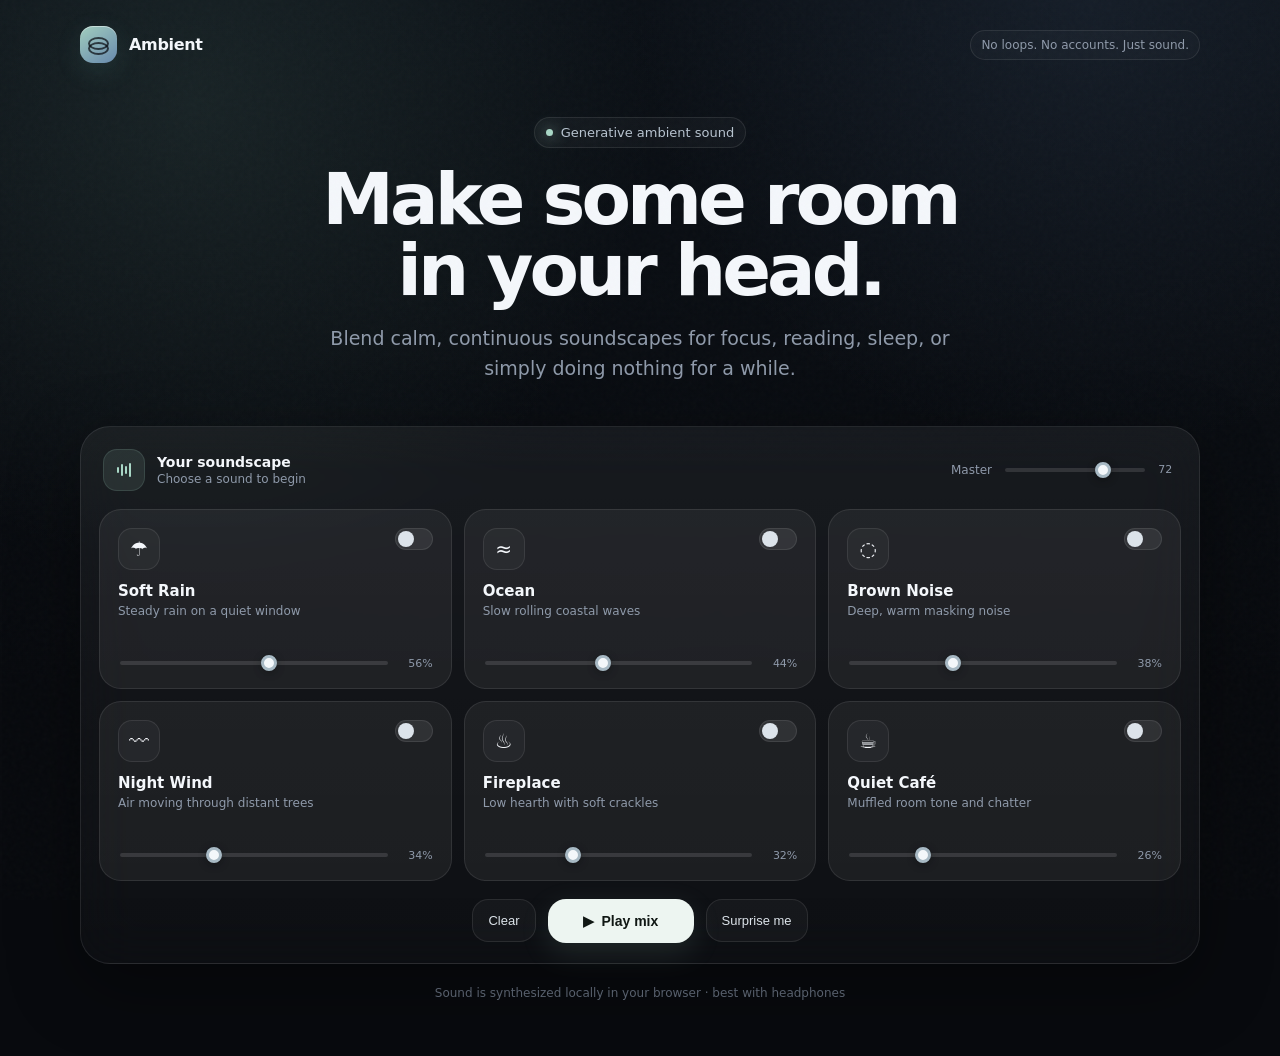
<file: index.html>
<!doctype html>
<html lang="en">
<head>
  <meta charset="utf-8" />
  <meta name="viewport" content="width=device-width, initial-scale=1" />
  <meta name="theme-color" content="#0c1117" />
  <title>Ambient — Focus, relax, sleep</title>
  <style>
    :root{--bg:#0a0d12;--panel:rgba(20,25,33,.72);--panel2:rgba(255,255,255,.055);--text:#f4f7fb;--muted:#8f9aaa;--line:rgba(255,255,255,.09);--accent:#a9d7c6;--accent2:#8bb6e8;--shadow:0 22px 70px rgba(0,0,0,.36)}
    *{box-sizing:border-box}html{color-scheme:dark}body{margin:0;min-height:100vh;font-family:Inter,ui-sans-serif,system-ui,-apple-system,BlinkMacSystemFont,"Segoe UI",sans-serif;color:var(--text);background:radial-gradient(circle at 15% 10%,rgba(95,135,122,.17),transparent 32%),radial-gradient(circle at 85% 0%,rgba(82,108,145,.15),transparent 30%),linear-gradient(180deg,#0b1016,#080a0e 65%);overflow-x:hidden}.grain{position:fixed;inset:0;pointer-events:none;opacity:.035;background-image:url("data:image/svg+xml,%3Csvg viewBox='0 0 220 220' xmlns='http://www.w3.org/2000/svg'%3E%3Cfilter id='n'%3E%3CfeTurbulence type='fractalNoise' baseFrequency='.9' numOctaves='4' stitchTiles='stitch'/%3E%3C/filter%3E%3Crect width='100%25' height='100%25' filter='url(%23n)' opacity='.65'/%3E%3C/svg%3E")}.wrap{width:min(1120px,calc(100% - 32px));margin:auto;padding:26px 0 56px}header{display:flex;align-items:center;justify-content:space-between;margin-bottom:54px}.brand{display:flex;align-items:center;gap:12px;font-weight:720;letter-spacing:-.02em}.logo{width:37px;height:37px;border-radius:13px;background:linear-gradient(145deg,rgba(169,215,198,.95),rgba(139,182,232,.7));box-shadow:inset 0 1px rgba(255,255,255,.45),0 8px 26px rgba(100,170,160,.15);position:relative}.logo:before,.logo:after{content:"";position:absolute;border:2px solid rgba(10,13,18,.72);border-radius:50%;left:8px;right:8px}.logo:before{top:11px;height:9px}.logo:after{top:16px;height:9px}.badge{font-size:12px;color:var(--muted);border:1px solid var(--line);padding:7px 10px;border-radius:999px;background:rgba(255,255,255,.025)}.hero{text-align:center;margin:0 auto 42px;max-width:760px}.eyebrow{display:inline-flex;gap:8px;align-items:center;color:#b8c4d0;font-size:13px;border:1px solid var(--line);border-radius:999px;padding:7px 11px;background:rgba(255,255,255,.03);margin-bottom:16px}.dot{width:7px;height:7px;border-radius:50%;background:var(--accent);box-shadow:0 0 16px var(--accent)}h1{font-size:clamp(40px,6vw,72px);line-height:.98;letter-spacing:-.055em;margin:0 0 18px;font-weight:720}.hero p{font-size:clamp(16px,2vw,19px);line-height:1.6;color:var(--muted);margin:0 auto;max-width:620px}.mixer-shell{border:1px solid var(--line);background:linear-gradient(180deg,rgba(255,255,255,.055),rgba(255,255,255,.025));backdrop-filter:blur(28px);-webkit-backdrop-filter:blur(28px);border-radius:30px;box-shadow:var(--shadow);padding:18px}.topbar{display:flex;align-items:center;justify-content:space-between;gap:16px;padding:4px 4px 18px 4px}.now{display:flex;align-items:center;gap:12px;min-width:0}.pulse{width:42px;height:42px;border-radius:14px;background:rgba(169,215,198,.11);display:grid;place-items:center;border:1px solid rgba(169,215,198,.14)}.wave{display:flex;gap:2px;height:16px;align-items:center}.wave i{display:block;width:2px;border-radius:2px;background:var(--accent);height:6px;animation:bounce .8s ease-in-out infinite alternate;animation-play-state:paused}.playing .wave i{animation-play-state:running}.wave i:nth-child(2){animation-delay:.2s;height:12px}.wave i:nth-child(3){animation-delay:.35s;height:8px}.wave i:nth-child(4){animation-delay:.1s;height:14px}@keyframes bounce{to{transform:scaleY(.4)}}.now strong{display:block;font-size:14px}.now span{display:block;color:var(--muted);font-size:12px;margin-top:2px}.master{display:flex;align-items:center;gap:11px;min-width:190px}.master label{font-size:12px;color:var(--muted);white-space:nowrap}input[type=range]{width:100%;appearance:none;height:4px;border-radius:999px;background:rgba(255,255,255,.12);outline:0}input[type=range]::-webkit-slider-thumb{appearance:none;width:16px;height:16px;border-radius:50%;background:#f3f7fa;border:3px solid #a7b9c4;box-shadow:0 2px 8px rgba(0,0,0,.3);cursor:pointer}input[type=range]::-moz-range-thumb{width:12px;height:12px;border-radius:50%;background:#f3f7fa;border:3px solid #a7b9c4;cursor:pointer}.grid{display:grid;grid-template-columns:repeat(3,1fr);gap:12px}.sound{min-height:180px;border:1px solid var(--line);border-radius:22px;background:var(--panel2);padding:18px;display:flex;flex-direction:column;justify-content:space-between;transition:.2s ease;position:relative;overflow:hidden}.sound:before{content:"";position:absolute;width:120px;height:120px;border-radius:50%;right:-48px;top:-48px;background:radial-gradient(circle,rgba(169,215,198,.14),transparent 70%);opacity:0;transition:.25s}.sound.active{border-color:rgba(169,215,198,.28);background:rgba(169,215,198,.055);transform:translateY(-2px)}.sound.active:before{opacity:1}.sound-head{display:flex;justify-content:space-between;align-items:flex-start}.icon{width:42px;height:42px;border-radius:14px;border:1px solid var(--line);background:rgba(255,255,255,.035);display:grid;place-items:center;font-size:20px}.toggle{width:38px;height:22px;border-radius:999px;border:1px solid var(--line);background:rgba(255,255,255,.08);position:relative;cursor:pointer;transition:.2s}.toggle:after{content:"";position:absolute;width:16px;height:16px;border-radius:50%;background:#dce3ea;left:2px;top:2px;transition:.2s}.active .toggle{background:rgba(169,215,198,.42);border-color:rgba(169,215,198,.4)}.active .toggle:after{transform:translateX(16px);background:#f7fffc}.sound h3{font-size:15px;margin:12px 0 4px}.sound p{font-size:12px;color:var(--muted);margin:0}.level{display:flex;align-items:center;gap:9px}.level input{flex:1}.level span{width:34px;text-align:right;font-size:11px;color:var(--muted)}.controls{display:flex;align-items:center;justify-content:center;gap:12px;padding:18px 2px 2px}.play{border:0;border-radius:18px;background:#edf5f1;color:#101714;font-weight:700;padding:14px 20px;min-width:146px;font-size:14px;cursor:pointer;box-shadow:0 9px 30px rgba(169,215,198,.13);transition:.18s}.play:hover{transform:translateY(-1px)}.ghost{border:1px solid var(--line);background:rgba(255,255,255,.035);color:#dce3ea;border-radius:16px;padding:13px 15px;cursor:pointer;font-size:13px}.foot{text-align:center;color:#677180;font-size:12px;margin-top:22px}@media(max-width:760px){header{margin-bottom:38px}.grid{grid-template-columns:repeat(2,1fr)}.topbar{align-items:flex-start;flex-direction:column}.master{width:100%}.sound{min-height:160px}}@media(max-width:480px){.wrap{width:min(100% - 20px,1120px);padding-top:14px}.badge{display:none}.hero{margin-bottom:28px}.grid{grid-template-columns:1fr}.mixer-shell{padding:10px;border-radius:24px}.topbar{padding:7px 7px 15px}.sound{min-height:145px}.controls{flex-wrap:wrap}.play{min-width:170px}}
  </style>
</head>
<body>
<div class="grain"></div>
<main class="wrap">
  <header><div class="brand"><div class="logo"></div>Ambient</div><div class="badge">No loops. No accounts. Just sound.</div></header>
  <section class="hero"><div class="eyebrow"><span class="dot"></span> Generative ambient sound</div><h1>Make some room<br>in your head.</h1><p>Blend calm, continuous soundscapes for focus, reading, sleep, or simply doing nothing for a while.</p></section>
  <section class="mixer-shell" id="app">
    <div class="topbar">
      <div class="now"><div class="pulse"><div class="wave"><i></i><i></i><i></i><i></i></div></div><div><strong>Your soundscape</strong><span id="status">Choose a sound to begin</span></div></div>
      <div class="master"><label for="master">Master</label><input id="master" type="range" min="0" max="100" value="72"><span id="masterVal" style="font-size:11px;color:var(--muted);width:30px">72</span></div>
    </div>
    <div class="grid" id="grid"></div>
    <div class="controls"><button class="ghost" id="clear">Clear</button><button class="play" id="play">▶ &nbsp;Play mix</button><button class="ghost" id="random">Surprise me</button></div>
  </section>
  <div class="foot">Sound is synthesized locally in your browser · best with headphones</div>
</main>
<script>
const sounds=[
 {id:'rain',name:'Soft Rain',desc:'Steady rain on a quiet window',icon:'☂',vol:56},
 {id:'ocean',name:'Ocean',desc:'Slow rolling coastal waves',icon:'≈',vol:44},
 {id:'brown',name:'Brown Noise',desc:'Deep, warm masking noise',icon:'◌',vol:38},
 {id:'wind',name:'Night Wind',desc:'Air moving through distant trees',icon:'〰',vol:34},
 {id:'fire',name:'Fireplace',desc:'Low hearth with soft crackles',icon:'♨',vol:32},
 {id:'cafe',name:'Quiet Café',desc:'Muffled room tone and chatter',icon:'☕',vol:26}
];
let ctx,masterGain,isPlaying=false;const engines=new Map();
const grid=document.getElementById('grid'),app=document.getElementById('app'),statusEl=document.getElementById('status');
function card(s){return `<article class="sound" data-id="${s.id}"><div><div class="sound-head"><div class="icon">${s.icon}</div><button class="toggle" aria-label="Toggle ${s.name}"></button></div><h3>${s.name}</h3><p>${s.desc}</p></div><div class="level"><input aria-label="${s.name} volume" type="range" min="0" max="100" value="${s.vol}"><span>${s.vol}%</span></div></article>`}
grid.innerHTML=sounds.map(card).join('');
function init(){if(ctx)return;ctx=new (window.AudioContext||window.webkitAudioContext)();masterGain=ctx.createGain();masterGain.gain.value=.72;masterGain.connect(ctx.destination)}
function noiseBuffer(seconds=4,color='white'){const len=ctx.sampleRate*seconds,b=ctx.createBuffer(1,len,ctx.sampleRate),d=b.getChannelData(0);let last=0;for(let i=0;i<len;i++){const w=Math.random()*2-1;if(color==='brown'){last=(last+.02*w)/1.02;d[i]=last*3.5}else d[i]=w}return b}
function baseNoise(color='white'){const src=ctx.createBufferSource();src.buffer=noiseBuffer(5,color);src.loop=true;return src}
function createEngine(id,vol){init();const gain=ctx.createGain();gain.gain.value=vol/100;gain.connect(masterGain);let nodes=[];if(id==='brown'){const n=baseNoise('brown');const f=ctx.createBiquadFilter();f.type='lowpass';f.frequency.value=700;n.connect(f).connect(gain);n.start();nodes=[n,f]}
else if(id==='rain'){const n=baseNoise();const hp=ctx.createBiquadFilter();hp.type='highpass';hp.frequency.value=900;const lp=ctx.createBiquadFilter();lp.type='lowpass';lp.frequency.value=9000;n.connect(hp).connect(lp).connect(gain);n.start();nodes=[n,hp,lp]}
else if(id==='ocean'){const n=baseNoise();const lp=ctx.createBiquadFilter();lp.type='lowpass';lp.frequency.value=900;const g=ctx.createGain();g.gain.value=.45;const lfo=ctx.createOscillator(),lg=ctx.createGain();lfo.frequency.value=.075;lg.gain.value=.35;lfo.connect(lg).connect(g.gain);n.connect(lp).connect(g).connect(gain);n.start();lfo.start();nodes=[n,lp,g,lfo,lg]}
else if(id==='wind'){const n=baseNoise();const bp=ctx.createBiquadFilter();bp.type='bandpass';bp.frequency.value=500;bp.Q.value=.45;const lfo=ctx.createOscillator(),lg=ctx.createGain();lfo.frequency.value=.11;lg.gain.value=220;lfo.connect(lg).connect(bp.frequency);n.connect(bp).connect(gain);n.start();lfo.start();nodes=[n,bp,lfo,lg]}
else if(id==='fire'){const n=baseNoise();const lp=ctx.createBiquadFilter();lp.type='lowpass';lp.frequency.value=850;const g=ctx.createGain();g.gain.value=.35;n.connect(lp).connect(g).connect(gain);n.start();nodes=[n,lp,g];const crack=setInterval(()=>{if(!ctx||ctx.state==='closed')return;const o=ctx.createOscillator(),cg=ctx.createGain();o.type='triangle';o.frequency.value=80+Math.random()*220;cg.gain.setValueAtTime(0,ctx.currentTime);cg.gain.linearRampToValueAtTime(.08+Math.random()*.08,ctx.currentTime+.006);cg.gain.exponentialRampToValueAtTime(.001,ctx.currentTime+.035+Math.random()*.06);o.connect(cg).connect(gain);o.start();o.stop(ctx.currentTime+.12)},400+Math.random()*500);nodes.push({stop:()=>clearInterval(crack)})}
else if(id==='cafe'){const n=baseNoise('brown');const bp=ctx.createBiquadFilter();bp.type='bandpass';bp.frequency.value=550;bp.Q.value=.6;const g=ctx.createGain();g.gain.value=.28;n.connect(bp).connect(g).connect(gain);n.start();nodes=[n,bp,g]}
return{gain,nodes,stop(){nodes.forEach(x=>{try{x.stop&&x.stop()}catch{}});try{gain.disconnect()}catch{}}}}
function activeCards(){return [...document.querySelectorAll('.sound.active')]}
function sync(){const n=activeCards().length;statusEl.textContent=n?`${n} sound${n>1?'s':''} in your mix`:'Choose a sound to begin';app.classList.toggle('playing',isPlaying&&n>0);document.getElementById('play').innerHTML=isPlaying?'❚❚ &nbsp;Pause mix':'▶ &nbsp;Play mix'}
function startActive(){if(!isPlaying)return;init();ctx.resume();activeCards().forEach(c=>{if(!engines.has(c.dataset.id)){const v=+c.querySelector('input').value;engines.set(c.dataset.id,createEngine(c.dataset.id,v))}})}
function stopAll(){engines.forEach(e=>e.stop());engines.clear()}
document.querySelectorAll('.sound').forEach(card=>{const toggle=card.querySelector('.toggle'),range=card.querySelector('input'),label=card.querySelector('.level span');toggle.onclick=()=>{card.classList.toggle('active');const id=card.dataset.id;if(card.classList.contains('active')){if(isPlaying){init();ctx.resume();engines.set(id,createEngine(id,+range.value))}}else if(engines.has(id)){engines.get(id).stop();engines.delete(id)}sync()};range.oninput=()=>{label.textContent=range.value+'%';const e=engines.get(card.dataset.id);if(e)e.gain.gain.setTargetAtTime(+range.value/100,ctx.currentTime,.03)}});
document.getElementById('play').onclick=()=>{if(!activeCards().length){document.querySelector('[data-id="rain"]').classList.add('active')}isPlaying=!isPlaying;if(isPlaying)startActive();else stopAll();sync()};
document.getElementById('clear').onclick=()=>{stopAll();document.querySelectorAll('.sound.active').forEach(c=>c.classList.remove('active'));isPlaying=false;sync()};
document.getElementById('random').onclick=()=>{stopAll();document.querySelectorAll('.sound').forEach(c=>c.classList.remove('active'));const shuffled=[...sounds].sort(()=>Math.random()-.5).slice(0,2+Math.floor(Math.random()*2));shuffled.forEach(s=>{const c=document.querySelector(`[data-id="${s.id}"]`);c.classList.add('active');const r=c.querySelector('input');r.value=20+Math.floor(Math.random()*45);c.querySelector('.level span').textContent=r.value+'%'});isPlaying=true;startActive();sync()};
const master=document.getElementById('master');master.oninput=()=>{document.getElementById('masterVal').textContent=master.value;if(masterGain)masterGain.gain.setTargetAtTime(+master.value/100,ctx.currentTime,.03)};sync();
</script>
</body>
</html>
</file>
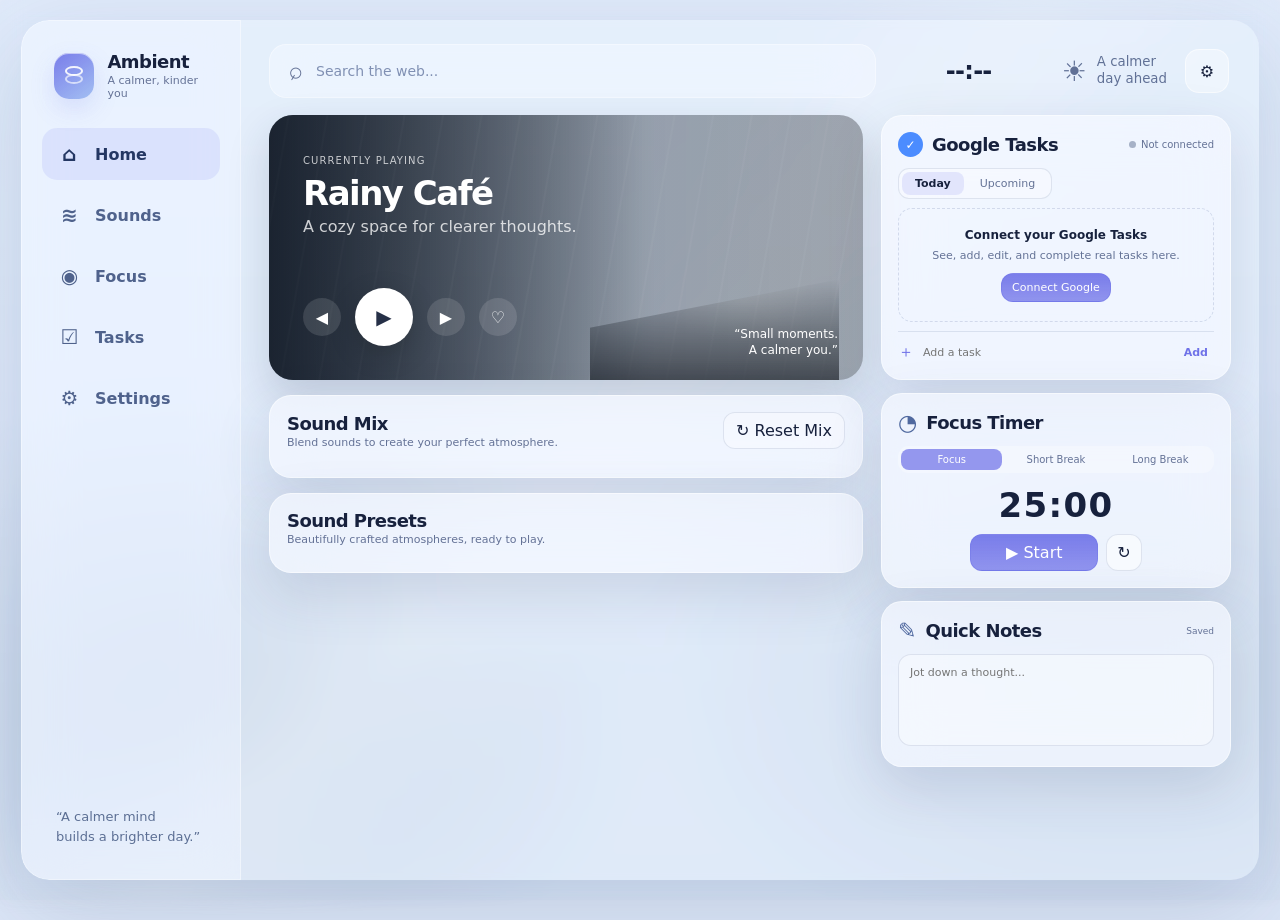
<file: extension/newtab.html>
<!doctype html>
<html lang="en">
<head>
  <meta charset="utf-8" />
  <meta name="viewport" content="width=device-width, initial-scale=1" />
  <meta name="color-scheme" content="light dark" />
  <title>Ambient Dashboard</title>
  <link rel="stylesheet" href="styles.css" />
  <link rel="stylesheet" href="images.css" />
</head>
<body>
  <div class="page-bg" id="pageBg"></div>
  <div class="page-wash"></div>

  <main class="app-shell">
    <aside class="sidebar glass-soft">
      <div class="brand-block">
        <div class="brand-mark" aria-hidden="true"><span></span><span></span></div>
        <div><strong>Ambient</strong><small>A calmer, kinder you</small></div>
      </div>

      <nav class="nav-list" aria-label="Dashboard sections">
        <button class="nav-item active" data-target="homeSection"><span>⌂</span>Home</button>
        <button class="nav-item" data-target="soundMix"><span>≋</span>Sounds</button>
        <button class="nav-item" data-target="focusCard"><span>◉</span>Focus</button>
        <button class="nav-item" data-target="tasksCard"><span>☑</span>Tasks</button>
        <button class="nav-item" id="settingsNav"><span>⚙</span>Settings</button>
      </nav>

      <blockquote>“A calmer mind<br>builds a brighter day.”</blockquote>
    </aside>

    <section class="workspace" id="homeSection">
      <header class="top-strip">
        <form id="searchForm" class="search glass-soft" autocomplete="off">
          <span class="search-icon">⌕</span>
          <input id="searchInput" type="search" placeholder="Search the web..." aria-label="Search the web" />
        </form>
        <div class="clock-wrap">
          <div id="dateText" class="date-text"></div>
          <div id="clockText" class="clock-text">--:--</div>
        </div>
        <div class="day-state"><span>☀</span><small>A calmer<br>day ahead</small></div>
        <button class="top-icon" id="settingsButton" aria-label="Open settings">⚙</button>
      </header>

      <div class="content-grid">
        <section class="main-column">
          <article class="now-playing scenic-card">
            <div class="scenic-overlay"></div>
            <div class="scenic-content">
              <div>
                <span class="eyebrow light">CURRENTLY PLAYING</span>
                <h1 id="sceneTitle">Rainy Café</h1>
                <p id="sceneSubtitle">A cozy space for clearer thoughts.</p>
              </div>
              <div class="player-row">
                <button class="round-ghost" id="prevPreset" title="Previous preset">◀</button>
                <button class="play-main" id="mainPlay" aria-label="Play or pause">▶</button>
                <button class="round-ghost" id="nextPreset" title="Next preset">▶</button>
                <button class="round-ghost" id="favoritePreset" title="Favorite">♡</button>
              </div>
            </div>
            <div class="quote-chip">“Small moments.<br>A calmer you.”</div>
          </article>

          <article class="panel glass" id="soundMix">
            <div class="panel-head">
              <div><h2>Sound Mix</h2><p>Blend sounds to create your perfect atmosphere.</p></div>
              <button class="secondary" id="resetMix">↻ Reset Mix</button>
            </div>
            <div class="sound-grid" id="soundGrid"></div>
          </article>

          <article class="panel glass presets-panel">
            <div class="panel-head compact"><div><h2>Sound Presets</h2><p>Beautifully crafted atmospheres, ready to play.</p></div></div>
            <div class="preset-grid" id="presetGrid"></div>
          </article>
        </section>

        <aside class="right-column">
          <article class="side-card glass" id="tasksCard">
            <div class="side-card-head">
              <div class="title-with-icon"><span class="badge-icon">✓</span><h2>Google Tasks</h2></div>
              <div class="sync-state" id="syncState"><span></span> Not connected</div>
            </div>

            <div class="task-toolbar">
              <div class="tabs" role="tablist">
                <button class="tab active" data-filter="today">Today</button>
                <button class="tab" data-filter="upcoming">Upcoming</button>
              </div>
              <select id="taskListSelect" class="task-list-select" aria-label="Task list" hidden></select>
            </div>

            <div id="taskStatus" class="task-status">
              <strong>Connect your Google Tasks</strong>
              <span>See, add, edit, and complete real tasks here.</span>
              <button id="connectTasksButton" class="primary compact-button">Connect Google</button>
            </div>
            <div id="taskList" class="task-list" hidden></div>

            <form id="addTaskForm" class="add-task" hidden>
              <span>＋</span><input id="newTaskInput" maxlength="1024" placeholder="Add a task" />
              <button type="submit">Add</button>
            </form>
          </article>

          <article class="side-card glass" id="focusCard">
            <div class="side-card-head"><div class="title-with-icon"><span class="plain-icon">◔</span><h2>Focus Timer</h2></div></div>
            <div class="focus-tabs">
              <button class="focus-mode active" data-minutes="25">Focus</button>
              <button class="focus-mode" data-minutes="5">Short Break</button>
              <button class="focus-mode" data-minutes="15">Long Break</button>
            </div>
            <div class="timer" id="timerText">25:00</div>
            <div class="timer-actions"><button class="primary timer-start" id="timerStart">▶ Start</button><button class="mini" id="timerReset">↻</button></div>
          </article>

          <article class="side-card glass notes-mini">
            <div class="side-card-head"><div class="title-with-icon"><span class="plain-icon">✎</span><h2>Quick Notes</h2></div><small id="notesSaved">Saved</small></div>
            <textarea id="notes" maxlength="12000" placeholder="Jot down a thought..."></textarea>
          </article>
        </aside>
      </div>
    </section>
  </main>

  <dialog id="settingsDialog" class="settings-dialog">
    <form method="dialog" class="settings-panel glass" id="settingsForm">
      <div class="settings-head">
        <div><span class="eyebrow">SETTINGS</span><h2>Make it yours</h2></div>
        <button class="close" id="closeSettingsButton" type="button">×</button>
      </div>

      <div class="settings-grid">
        <label>Appearance<select id="themeMode"><option value="light">Light</option><option value="dark">Dark</option><option value="auto">Auto</option></select></label>
        <label>Search engine<select id="searchEngine"><option value="google">Google</option><option value="bing">Bing</option><option value="duckduckgo">DuckDuckGo</option></select></label>
        <label>Primary color<input id="primaryColor" type="color" value="#dfe8ff" /></label>
        <label>Accent color<input id="accentColor" type="color" value="#6f72e8" /></label>
        <label>Glass intensity<input id="glassIntensity" type="range" min="42" max="90" value="72" /></label>
        <label>Background dim<input id="backgroundDim" type="range" min="0" max="65" value="16" /></label>
      </div>

      <section class="settings-section">
        <div class="section-title"><strong>Background</strong><span>Optional local image</span></div>
        <div class="row-gap"><label class="file-button">Choose image<input id="backgroundFile" type="file" accept="image/*" /></label><button id="clearBackgroundButton" class="secondary" type="button">Clear image</button></div>
      </section>

      <section class="settings-section" id="googleSetupSection">
        <div class="section-title"><strong>Google Tasks</strong><span>Uses the official Google Tasks API</span></div>
        <div class="oauth-callout">
          <strong>One-time Google setup is required.</strong>
          <p>A browser extension cannot access your private Tasks until Google issues it an OAuth client ID. Enable the Google Tasks API, create a <b>Web application</b> OAuth client, add the redirect URI below, then paste the client ID here.</p>
          <a href="https://console.cloud.google.com/apis/library/tasks.googleapis.com" target="_blank" rel="noreferrer">Open Google Cloud Tasks API ↗</a>
        </div>
        <label>OAuth Client ID<input id="googleClientId" type="text" placeholder="123...apps.googleusercontent.com" autocomplete="off" spellcheck="false" /></label>
        <label>Authorized redirect URI<div class="copy-row"><input id="redirectUri" type="text" readonly /><button id="copyRedirectButton" class="secondary" type="button">Copy</button></div></label>
        <div class="row-gap"><button id="testGoogleButton" class="primary" type="button">Connect / test Google Tasks</button><button id="disconnectGoogleButton" class="secondary" type="button">Disconnect</button></div>
        <p class="hint" id="googleSetupHint">After saving the client ID, press Connect / test Google Tasks.</p>
      </section>

      <div class="settings-actions"><button id="resetSettingsButton" class="secondary" type="button">Reset appearance</button><button id="saveSettingsButton" class="primary" value="default">Save</button></div>
    </form>
  </dialog>

  <script src="state.js"></script>
  <script src="audio.js"></script>
  <script src="tasks.js"></script>
  <script src="app-v2.js"></script>
</body>
</html>
</file>
<file: extension/styles.css>
:root {
  --primary:#dfe8ff;
  --accent:#6f72e8;
  --primary-rgb:223,232,255;
  --accent-rgb:111,114,232;
  --glass-alpha:.72;
  --dim:.16;
  --text:#17213d;
  --muted:#647296;
  --line:rgba(76,96,145,.14);
  --panel:rgba(245,248,255,var(--glass-alpha));
  --panel-soft:rgba(243,247,255,.62);
  --field:rgba(255,255,255,.52);
  --shadow:0 20px 55px rgba(67,82,122,.16);
}
*{box-sizing:border-box}html,body{margin:0;min-height:100%}body{min-height:100vh;font-family:Inter,ui-sans-serif,system-ui,-apple-system,BlinkMacSystemFont,"Segoe UI",sans-serif;color:var(--text);overflow-x:hidden;background:#dce6f7}button,input,textarea,select{font:inherit}button{color:inherit}.page-bg{position:fixed;inset:0;z-index:-4;background:radial-gradient(circle at 12% 13%,rgba(var(--primary-rgb),.75),transparent 32%),radial-gradient(circle at 88% 12%,rgba(var(--accent-rgb),.18),transparent 27%),linear-gradient(180deg,#dce7f6 0%,#ced9ea 52%,#b7c7dc 100%)}.page-bg:after{content:"";position:absolute;inset:0;background:linear-gradient(135deg,transparent 0 38%,rgba(255,255,255,.28) 48%,transparent 58%),radial-gradient(ellipse at 15% 78%,rgba(62,86,118,.23),transparent 31%),radial-gradient(ellipse at 88% 74%,rgba(40,68,102,.18),transparent 32%);filter:blur(8px);opacity:.78}.page-wash{position:fixed;inset:0;z-index:-3;background:rgba(242,247,255,var(--dim));backdrop-filter:blur(11px) saturate(118%)}body.dark{--text:#edf2ff;--muted:#a4afc9;--line:rgba(255,255,255,.11);--panel:rgba(19,27,43,var(--glass-alpha));--panel-soft:rgba(22,30,47,.66);--field:rgba(255,255,255,.07);--shadow:0 22px 65px rgba(4,8,17,.38);background:#101725}body.dark .page-bg{background:radial-gradient(circle at 12% 13%,rgba(var(--accent-rgb),.20),transparent 30%),radial-gradient(circle at 88% 8%,rgba(87,124,173,.18),transparent 30%),linear-gradient(180deg,#1a2638,#101826 58%,#101522)}body.dark .page-wash{background:rgba(7,12,21,var(--dim))}
.glass{border:1px solid rgba(255,255,255,.48);background:var(--panel);backdrop-filter:blur(28px) saturate(126%);-webkit-backdrop-filter:blur(28px) saturate(126%);box-shadow:var(--shadow)}body.dark .glass{border-color:var(--line)}.glass-soft{border:1px solid rgba(255,255,255,.34);background:var(--panel-soft);backdrop-filter:blur(26px) saturate(125%);-webkit-backdrop-filter:blur(26px) saturate(125%)}body.dark .glass-soft{border-color:var(--line)}
.app-shell{width:min(1460px,calc(100% - 42px));min-height:calc(100vh - 40px);margin:20px auto;display:grid;grid-template-columns:220px minmax(0,1fr);border-radius:28px;overflow:hidden;box-shadow:0 28px 90px rgba(62,81,122,.18)}.sidebar{padding:30px 20px 24px;display:flex;flex-direction:column;border-radius:28px 0 0 28px}.brand-block{display:flex;align-items:center;gap:13px;padding:0 12px 28px}.brand-block strong{display:block;font-size:18px;letter-spacing:-.03em}.brand-block small{display:block;color:var(--muted);font-size:11px;margin-top:2px}.brand-mark{width:46px;height:46px;border-radius:15px;background:linear-gradient(145deg,rgba(var(--accent-rgb),.92),rgba(142,176,239,.78));position:relative;box-shadow:inset 0 1px rgba(255,255,255,.55),0 10px 25px rgba(var(--accent-rgb),.18)}.brand-mark span{position:absolute;left:11px;right:11px;height:10px;border:2px solid rgba(255,255,255,.9);border-radius:50%}.brand-mark span:first-child{top:13px}.brand-mark span:last-child{top:21px;opacity:.7}.nav-list{display:flex;flex-direction:column;gap:9px}.nav-item{height:52px;border:0;border-radius:15px;background:transparent;display:flex;align-items:center;gap:14px;padding:0 16px;color:#4f628c;font-weight:600;cursor:pointer;text-align:left}.nav-item span{font-size:20px;width:23px;text-align:center}.nav-item.active,.nav-item:hover{background:rgba(var(--accent-rgb),.12);color:#243763}.sidebar blockquote{margin:auto 14px 8px;color:#5c6f94;font-size:13px;line-height:1.55}.workspace{padding:24px 28px 28px;min-width:0;background:rgba(245,249,255,.28)}body.dark .workspace{background:rgba(10,15,25,.18)}.top-strip{display:grid;grid-template-columns:minmax(280px,620px) minmax(150px,auto) auto 46px;align-items:center;gap:18px;margin-bottom:17px}.search{height:54px;border-radius:17px;display:flex;align-items:center;padding:0 18px;gap:12px}.search-icon{font-size:24px;color:var(--muted);transform:rotate(-14deg)}.search input{flex:1;min-width:0;border:0;outline:0;background:transparent;color:var(--text);font-size:14px}.search input::placeholder{color:#8090b3}.clock-wrap{text-align:center}.date-text{font-size:12px;color:#617196}.clock-text{font-size:24px;font-weight:650;letter-spacing:-.03em}.day-state{display:flex;align-items:center;gap:10px;color:#617196}.day-state>span{font-size:28px}.day-state small{line-height:1.25}.top-icon{width:44px;height:44px;border:1px solid rgba(255,255,255,.55);background:rgba(255,255,255,.38);border-radius:14px;cursor:pointer}.content-grid{display:grid;grid-template-columns:minmax(0,1.9fr) 350px;gap:18px;align-items:start}.main-column,.right-column{display:flex;flex-direction:column;gap:15px}.now-playing{height:265px;border-radius:24px;overflow:hidden;position:relative;background:linear-gradient(105deg,rgba(16,32,57,.96),rgba(46,67,89,.7) 42%,rgba(20,28,42,.28)),radial-gradient(circle at 68% 54%,rgba(255,193,129,.56),transparent 7%),radial-gradient(circle at 79% 45%,rgba(255,215,169,.45),transparent 8%),linear-gradient(160deg,#2c4058,#66788e 46%,#1b2734 100%);box-shadow:0 18px 42px rgba(41,57,82,.18)}.now-playing:before{content:"";position:absolute;inset:0;background:repeating-linear-gradient(100deg,transparent 0 18px,rgba(230,242,255,.12) 19px 20px,transparent 21px 38px);opacity:.48;mix-blend-mode:screen}.now-playing:after{content:"";position:absolute;left:54%;right:4%;bottom:0;height:38%;background:linear-gradient(180deg,transparent,rgba(8,12,18,.58)),radial-gradient(ellipse at 62% 22%,rgba(255,255,255,.22),transparent 38%);clip-path:polygon(0 48%,100% 0,100% 100%,0 100%)}.scenic-overlay{position:absolute;inset:0;background:linear-gradient(90deg,rgba(10,18,30,.72),rgba(10,18,30,.18) 63%,rgba(8,12,18,.18));z-index:1}.scenic-content{position:relative;z-index:2;height:100%;padding:34px;display:flex;flex-direction:column;justify-content:space-between;color:white}.eyebrow{font-size:10px;letter-spacing:.11em;color:var(--muted)}.eyebrow.light{color:rgba(255,255,255,.74)}.now-playing h1{font-size:34px;line-height:1;margin:8px 0 7px;letter-spacing:-.045em}.now-playing p{margin:0;color:rgba(255,255,255,.78)}.player-row{display:flex;align-items:center;gap:14px}.round-ghost,.play-main{border:0;cursor:pointer}.round-ghost{width:38px;height:38px;border-radius:50%;background:rgba(255,255,255,.12);color:white}.play-main{width:58px;height:58px;border-radius:50%;background:white;color:#263047;font-size:20px;box-shadow:0 8px 28px rgba(0,0,0,.18)}.quote-chip{position:absolute;right:25px;bottom:22px;z-index:3;color:white;text-align:right;font-size:12px;line-height:1.35}.panel{border-radius:22px;padding:16px 17px}.panel-head{display:flex;align-items:center;justify-content:space-between;gap:12px;margin-bottom:12px}.panel-head.compact{margin-bottom:10px}.panel-head h2,.side-card h2{font-size:18px;margin:0;letter-spacing:-.03em}.panel-head p{margin:2px 0 0;color:var(--muted);font-size:11px}.secondary,.primary,.mini,.compact-button{border-radius:12px;padding:8px 12px;cursor:pointer;border:1px solid var(--line)}.secondary{background:rgba(255,255,255,.35)}.primary{background:linear-gradient(180deg,rgba(var(--accent-rgb),.92),rgba(var(--accent-rgb),.74));color:white;border-color:rgba(var(--accent-rgb),.42)}body.dark .secondary{background:var(--field)}.sound-grid{display:grid;grid-template-columns:repeat(3,minmax(0,1fr));gap:9px}.sound-card{min-height:62px;border:1px solid rgba(119,139,183,.16);background:rgba(255,255,255,.38);border-radius:15px;padding:10px 11px;display:grid;grid-template-columns:34px 1fr auto;grid-template-rows:auto auto;column-gap:10px;align-items:center}.sound-card.active{box-shadow:inset 0 0 0 1px rgba(var(--accent-rgb),.22);background:rgba(var(--accent-rgb),.075)}body.dark .sound-card{background:rgba(255,255,255,.045)}.sound-icon{width:34px;height:34px;border-radius:11px;background:rgba(var(--accent-rgb),.10);display:grid;place-items:center;grid-row:1/3;font-size:17px}.sound-card strong{font-size:12px}.sound-value{font-size:10px;color:var(--muted)}.sound-range{grid-column:2/4;width:100%;accent-color:var(--accent);height:3px}.preset-grid{display:grid;grid-template-columns:repeat(3,minmax(0,1fr));gap:9px}.preset-card{height:104px;border:0;border-radius:15px;overflow:hidden;position:relative;text-align:left;color:white;cursor:pointer;padding:0;background:#526778}.preset-card:nth-child(1){background:linear-gradient(180deg,rgba(34,54,71,.14),rgba(16,27,39,.88)),linear-gradient(135deg,#9db1c5,#405b6a 45%,#21323c)}.preset-card:nth-child(2){background:linear-gradient(180deg,rgba(38,35,35,.1),rgba(24,19,18,.84)),radial-gradient(circle at 68% 50%,rgba(255,188,123,.48),transparent 12%),linear-gradient(135deg,#6d7782,#745642 52%,#27303c)}.preset-card:nth-child(3){background:linear-gradient(180deg,rgba(17,27,49,.12),rgba(10,17,34,.87)),radial-gradient(circle at 81% 19%,#f4dfb2 0 4%,transparent 5%),linear-gradient(160deg,#263b62,#101b36 68%,#0b1425)}.preset-copy{position:absolute;left:12px;bottom:10px}.preset-copy strong{display:block;font-size:14px}.preset-copy small{font-size:9px;color:rgba(255,255,255,.75)}.preset-play{position:absolute;right:10px;bottom:10px;width:33px;height:33px;border-radius:50%;background:rgba(255,255,255,.2);border:1px solid rgba(255,255,255,.5);display:grid;place-items:center}.right-column{gap:13px}.side-card{border-radius:21px;padding:16px}.side-card-head{display:flex;align-items:center;justify-content:space-between;gap:10px;margin-bottom:11px}.title-with-icon{display:flex;align-items:center;gap:9px}.badge-icon{width:25px;height:25px;border-radius:50%;background:#4b8cff;color:white;display:grid;place-items:center;font-size:12px}.plain-icon{font-size:22px;color:#50699f}.sync-state{font-size:10px;color:var(--muted);display:flex;align-items:center;gap:5px}.sync-state span{width:7px;height:7px;border-radius:50%;background:#a6b1c7}.sync-state.connected span{background:#42bea4}.task-toolbar{display:flex;justify-content:space-between;align-items:center;gap:8px;margin-bottom:9px}.tabs{display:inline-flex;gap:3px;background:rgba(255,255,255,.35);border:1px solid var(--line);padding:3px;border-radius:11px}.tab{border:0;background:transparent;color:var(--muted);padding:5px 13px;border-radius:8px;font-size:11px;cursor:pointer}.tab.active{background:rgba(var(--accent-rgb),.14);color:var(--text);font-weight:600}.task-list-select{max-width:118px;border:1px solid var(--line);background:var(--field);color:var(--text);border-radius:10px;padding:5px 7px;font-size:10px}.task-status{border:1px dashed rgba(99,121,169,.22);border-radius:14px;padding:19px 15px;text-align:center;color:var(--muted);display:flex;flex-direction:column;align-items:center;gap:7px;font-size:11px}.task-status strong{color:var(--text);font-size:12px}.compact-button{padding:7px 10px;margin-top:4px}.task-list{display:flex;flex-direction:column;gap:1px;max-height:210px;overflow:auto}.task-row{display:grid;grid-template-columns:auto minmax(0,1fr) auto auto auto;align-items:center;gap:8px;min-height:35px;border-bottom:1px solid rgba(94,116,163,.09);font-size:11px}.task-row input{width:16px;height:16px;accent-color:var(--accent)}.task-title{overflow:hidden;text-overflow:ellipsis;white-space:nowrap}.task-due{font-size:9px;color:var(--muted);white-space:nowrap}.task-action{border:0;background:transparent;color:var(--muted);cursor:pointer;opacity:.25}.task-row:hover .task-action{opacity:1}.add-task{display:flex;align-items:center;gap:7px;border-top:1px solid var(--line);padding-top:10px;margin-top:9px}.add-task span{color:var(--accent)}.add-task input{flex:1;min-width:0;border:0;background:transparent;color:var(--text);outline:0;font-size:11px}.add-task button{border:0;background:transparent;color:var(--accent);font-weight:700;cursor:pointer;font-size:11px}.focus-tabs{display:grid;grid-template-columns:repeat(3,1fr);gap:3px;background:rgba(255,255,255,.30);border-radius:11px;padding:3px}.focus-mode{border:0;background:transparent;color:var(--muted);border-radius:8px;padding:5px 3px;font-size:10px;cursor:pointer}.focus-mode.active{background:rgba(var(--accent-rgb),.72);color:white}.timer{text-align:center;font-size:34px;font-weight:650;letter-spacing:.04em;margin:12px 0 9px}.timer-actions{display:flex;justify-content:center;gap:8px}.timer-start{min-width:128px}.mini{padding:8px 10px;background:var(--field)}.notes-mini textarea{width:100%;height:92px;border:1px solid var(--line);background:rgba(255,255,255,.38);border-radius:13px;padding:11px;color:var(--text);resize:none;outline:0;font-size:11px}.notes-mini small{font-size:9px;color:var(--muted)}body.dark .notes-mini textarea{background:var(--field)}
.settings-dialog{border:0;background:transparent;width:min(760px,calc(100% - 30px));padding:0;color:var(--text)}.settings-dialog::backdrop{background:rgba(25,35,54,.38);backdrop-filter:blur(8px)}.settings-panel{border-radius:24px;padding:22px;max-height:88vh;overflow:auto}.settings-head{display:flex;justify-content:space-between;align-items:flex-start;margin-bottom:17px}.settings-head h2{margin:4px 0 0}.close{width:38px;height:38px;border-radius:12px;border:1px solid var(--line);background:var(--field);cursor:pointer;font-size:20px}.settings-grid{display:grid;grid-template-columns:repeat(2,minmax(0,1fr));gap:12px}.settings-panel label{display:flex;flex-direction:column;gap:6px;color:var(--muted);font-size:11px}.settings-panel input[type=text],.settings-panel select{width:100%;border:1px solid var(--line);border-radius:11px;background:var(--field);color:var(--text);padding:9px 10px}.settings-panel input[type=color]{width:100%;height:41px;border:1px solid var(--line);border-radius:11px;background:var(--field);padding:4px}.settings-panel input[type=range]{width:100%;accent-color:var(--accent)}.settings-section{border-top:1px solid var(--line);margin-top:17px;padding-top:16px}.section-title{display:flex;align-items:baseline;justify-content:space-between;gap:10px;margin-bottom:11px}.section-title span,.hint{font-size:10px;color:var(--muted)}.row-gap{display:flex;gap:8px;align-items:center;flex-wrap:wrap}.file-button{display:inline-flex!important;border:1px solid var(--line);border-radius:11px;padding:8px 11px;background:var(--field);color:var(--text)!important;cursor:pointer}.file-button input{display:none}.copy-row{display:grid;grid-template-columns:1fr auto;gap:6px}.oauth-callout{border:1px solid rgba(var(--accent-rgb),.22);background:rgba(var(--accent-rgb),.07);border-radius:13px;padding:12px;margin-bottom:11px}.oauth-callout strong{font-size:12px}.oauth-callout p{font-size:10px;line-height:1.5;color:var(--muted);margin:6px 0}.oauth-callout a{font-size:10px;color:var(--accent);text-decoration:none}.settings-actions{display:flex;justify-content:space-between;gap:10px;margin-top:18px}
@media(max-width:1120px){.app-shell{grid-template-columns:180px minmax(0,1fr)}.sidebar{padding-inline:12px}.content-grid{grid-template-columns:1fr 310px}.sound-grid{grid-template-columns:repeat(2,1fr)}.top-strip{grid-template-columns:minmax(240px,1fr) auto 44px}.day-state{display:none}}@media(max-width:900px){.app-shell{display:block;overflow:visible;border-radius:0;width:min(100% - 18px,900px);margin:9px auto}.sidebar{display:none}.workspace{border-radius:22px}.content-grid{grid-template-columns:1fr}.right-column{display:grid;grid-template-columns:1fr 1fr}.notes-mini{grid-column:1/-1}.top-strip{grid-template-columns:1fr auto 44px}.preset-grid{grid-template-columns:1fr 1fr 1fr}}@media(max-width:620px){.workspace{padding:14px}.top-strip{grid-template-columns:1fr 44px}.clock-wrap{display:none}.sound-grid,.preset-grid,.right-column{grid-template-columns:1fr}.settings-grid{grid-template-columns:1fr}.now-playing{height:230px}.quote-chip{display:none}}
</file>
<file: extension/images.css>
.page-bg {
  background-image:
    linear-gradient(rgba(225,235,249,.40), rgba(205,219,238,.52)),
    url("https://images.unsplash.com/photo-1755160049899-2a670d6f1c19?auto=format&fit=crop&q=82&w=2400");
  background-size: cover;
  background-position: center;
}
body.dark .page-bg {
  background-image:
    linear-gradient(rgba(8,15,27,.62), rgba(9,17,29,.72)),
    url("https://images.unsplash.com/photo-1755160049899-2a670d6f1c19?auto=format&fit=crop&q=78&w=2400");
}
.now-playing {
  background-image:
    linear-gradient(90deg, rgba(12,22,37,.72), rgba(14,25,39,.22) 65%, rgba(8,13,22,.18)),
    url("https://images.unsplash.com/photo-1756625080821-a9081b8e9eb6?auto=format&fit=crop&q=84&w=1800") !important;
  background-size: cover !important;
  background-position: center !important;
}
</file>
